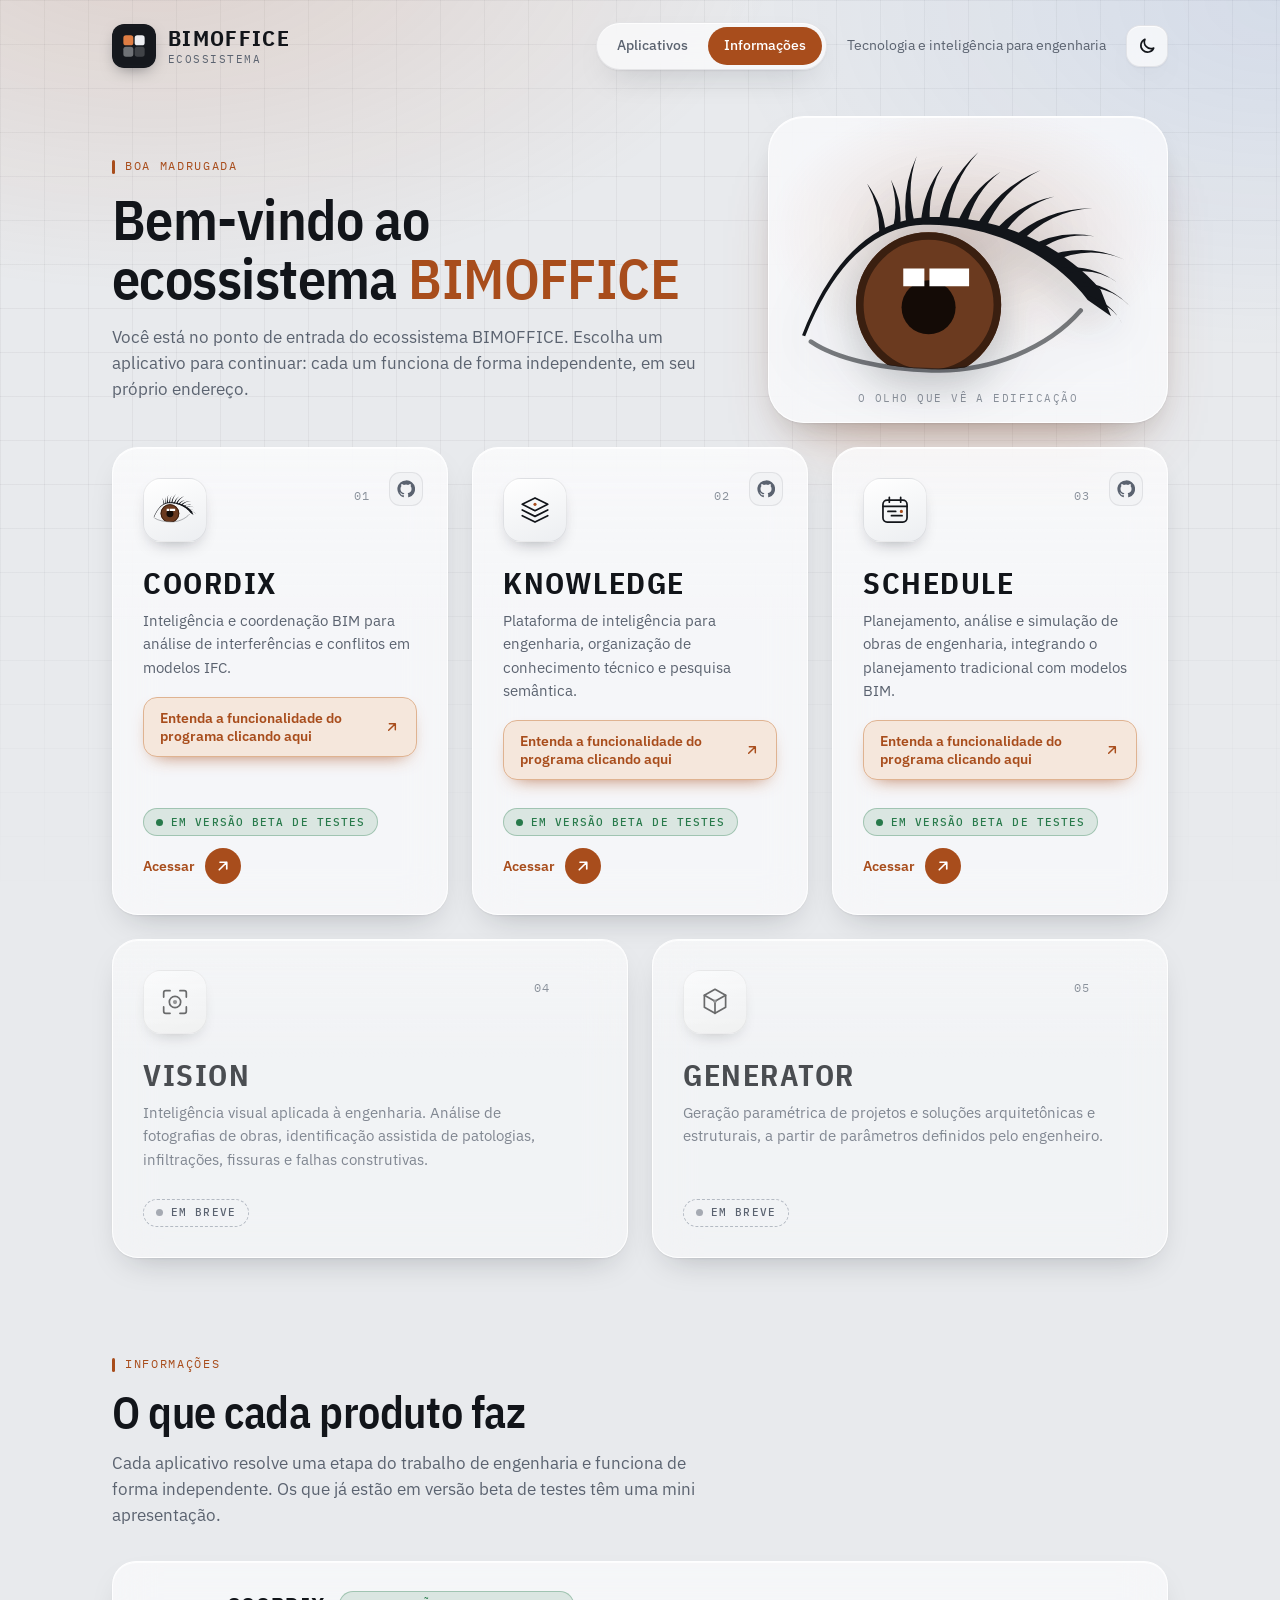
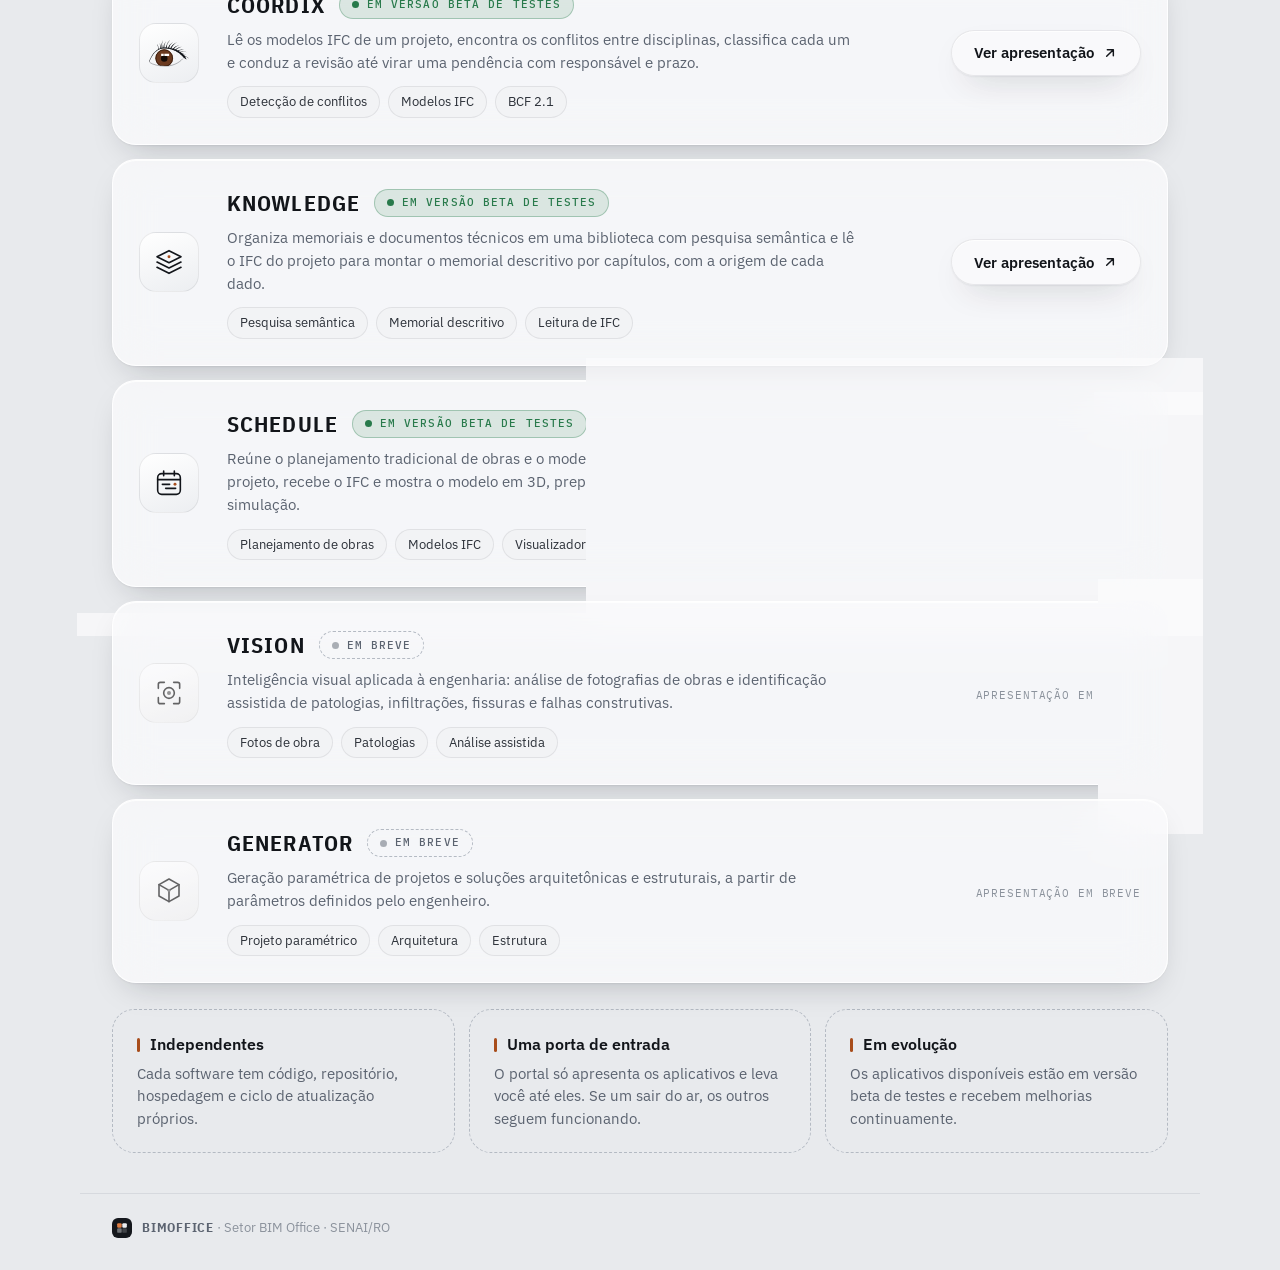
<file: index.html>
<!DOCTYPE html>
<html lang="pt-BR">
<head>
<meta charset="utf-8">
<meta name="viewport" content="width=device-width, initial-scale=1, viewport-fit=cover">
<title>BIMOFFICE · Tecnologia e inteligência para engenharia</title>
<meta name="description" content="Portal central do ecossistema BIMOFFICE: aplicativos de engenharia independentes em um só ponto de acesso.">
<meta name="color-scheme" content="light dark">
<link rel="icon" type="image/svg+xml" href="assets/bimoffice-marca.svg">
<link rel="preconnect" href="https://fonts.googleapis.com">
<link rel="preconnect" href="https://fonts.gstatic.com" crossorigin>
<link rel="stylesheet" href="https://fonts.googleapis.com/css2?family=IBM+Plex+Mono:wght@400;500&family=IBM+Plex+Sans+Condensed:wght@500;600;700&family=IBM+Plex+Sans:wght@400;500;600&display=swap">
<link rel="stylesheet" href="css/styles.css?v=202611171148">
<script>
/* Define o tema antes da primeira pintura (evita piscar): escolha salva > sistema. */
(function () {
  var t = null;
  try { t = localStorage.getItem("bimoffice-tema"); } catch (e) {}
  if (t !== "dark" && t !== "light") {
    t = window.matchMedia && window.matchMedia("(prefers-color-scheme: dark)").matches ? "dark" : "light";
  }
  document.documentElement.setAttribute("data-theme", t);
})();
</script>
</head>
<body>
<div class="fundo" aria-hidden="true"></div>

<header class="topo">
  <div class="topo__marca">
    <img class="logo" src="assets/bimoffice-marca.svg" width="44" height="44" alt="">
    <div class="topo__nomes">
      <span class="topo__nome" data-portal-nome>BIMOFFICE</span>
      <span class="topo__sub" id="subtitulo">Ecossistema</span>
    </div>
  </div>
  <nav class="nav" aria-label="Navegação do portal">
    <a class="nav__link" href="#aplicativos">Aplicativos</a>
    <a class="nav__link" href="#informacoes">Informações</a>
  </nav>
  <p class="topo__frase" id="frase">Tecnologia e inteligência para engenharia</p>
  <button class="tema" id="tema-botao" type="button" aria-pressed="false" aria-label="Mudar tema"></button>
</header>

<main class="principal">
  <div class="hero">
    <section class="boas-vindas" aria-labelledby="titulo">
      <p class="eyebrow" id="saudacao">Olá</p>
      <h1 id="titulo">Bem-vindo ao ecossistema <span class="destaque" data-portal-nome>BIMOFFICE</span></h1>
      <p class="boas-vindas__texto">Você está no ponto de entrada do ecossistema BIMOFFICE. Escolha um aplicativo para continuar: cada um funciona de forma independente, em seu próprio endereço.</p>
    </section>

    <figure class="olho-hero" id="olho-hero">
      <div class="olho-hero__arte" id="olho-arte"></div>
      <figcaption>O olho que vê a edificação</figcaption>
    </figure>
  </div>

  <section class="ancora" id="aplicativos" aria-label="Aplicativos do ecossistema">
    <div class="apps" id="apps">
      <noscript><p class="aviso">Este portal precisa de JavaScript para listar os aplicativos.</p></noscript>
    </div>
  </section>

  <section class="informacoes ancora" id="informacoes" aria-labelledby="info-titulo">
    <p class="eyebrow">Informações</p>
    <h2 id="info-titulo">O que cada produto faz</h2>
    <p class="informacoes__texto">Cada aplicativo resolve uma etapa do trabalho de engenharia e funciona de forma independente. Os que já estão em versão beta de testes têm uma mini apresentação.</p>
    <div class="info-lista" id="info-lista"></div>

    <div class="principios">
      <div class="principio rev"><h3>Independentes</h3><p>Cada software tem código, repositório, hospedagem e ciclo de atualização próprios.</p></div>
      <div class="principio rev"><h3>Uma porta de entrada</h3><p>O portal só apresenta os aplicativos e leva você até eles. Se um sair do ar, os outros seguem funcionando.</p></div>
      <div class="principio rev"><h3>Em evolução</h3><p>Os aplicativos disponíveis estão em versão beta de testes e recebem melhorias continuamente.</p></div>
    </div>
  </section>
</main>

<footer class="rodape">
  <img src="assets/bimoffice-marca.svg" width="20" height="20" alt="">
  <span><strong data-portal-nome>BIMOFFICE</strong> · <span id="rodape-texto"></span></span>
</footer>

<script src="js/config.js?v=202611171148"></script>
<script src="js/conteudo.js?v=202611171148"></script>
<script src="js/icons.js?v=202611171148"></script>
<script src="js/comum.js?v=202611171148"></script>
<script src="js/app.js?v=202611171148"></script>
</body>
</html>
</file>
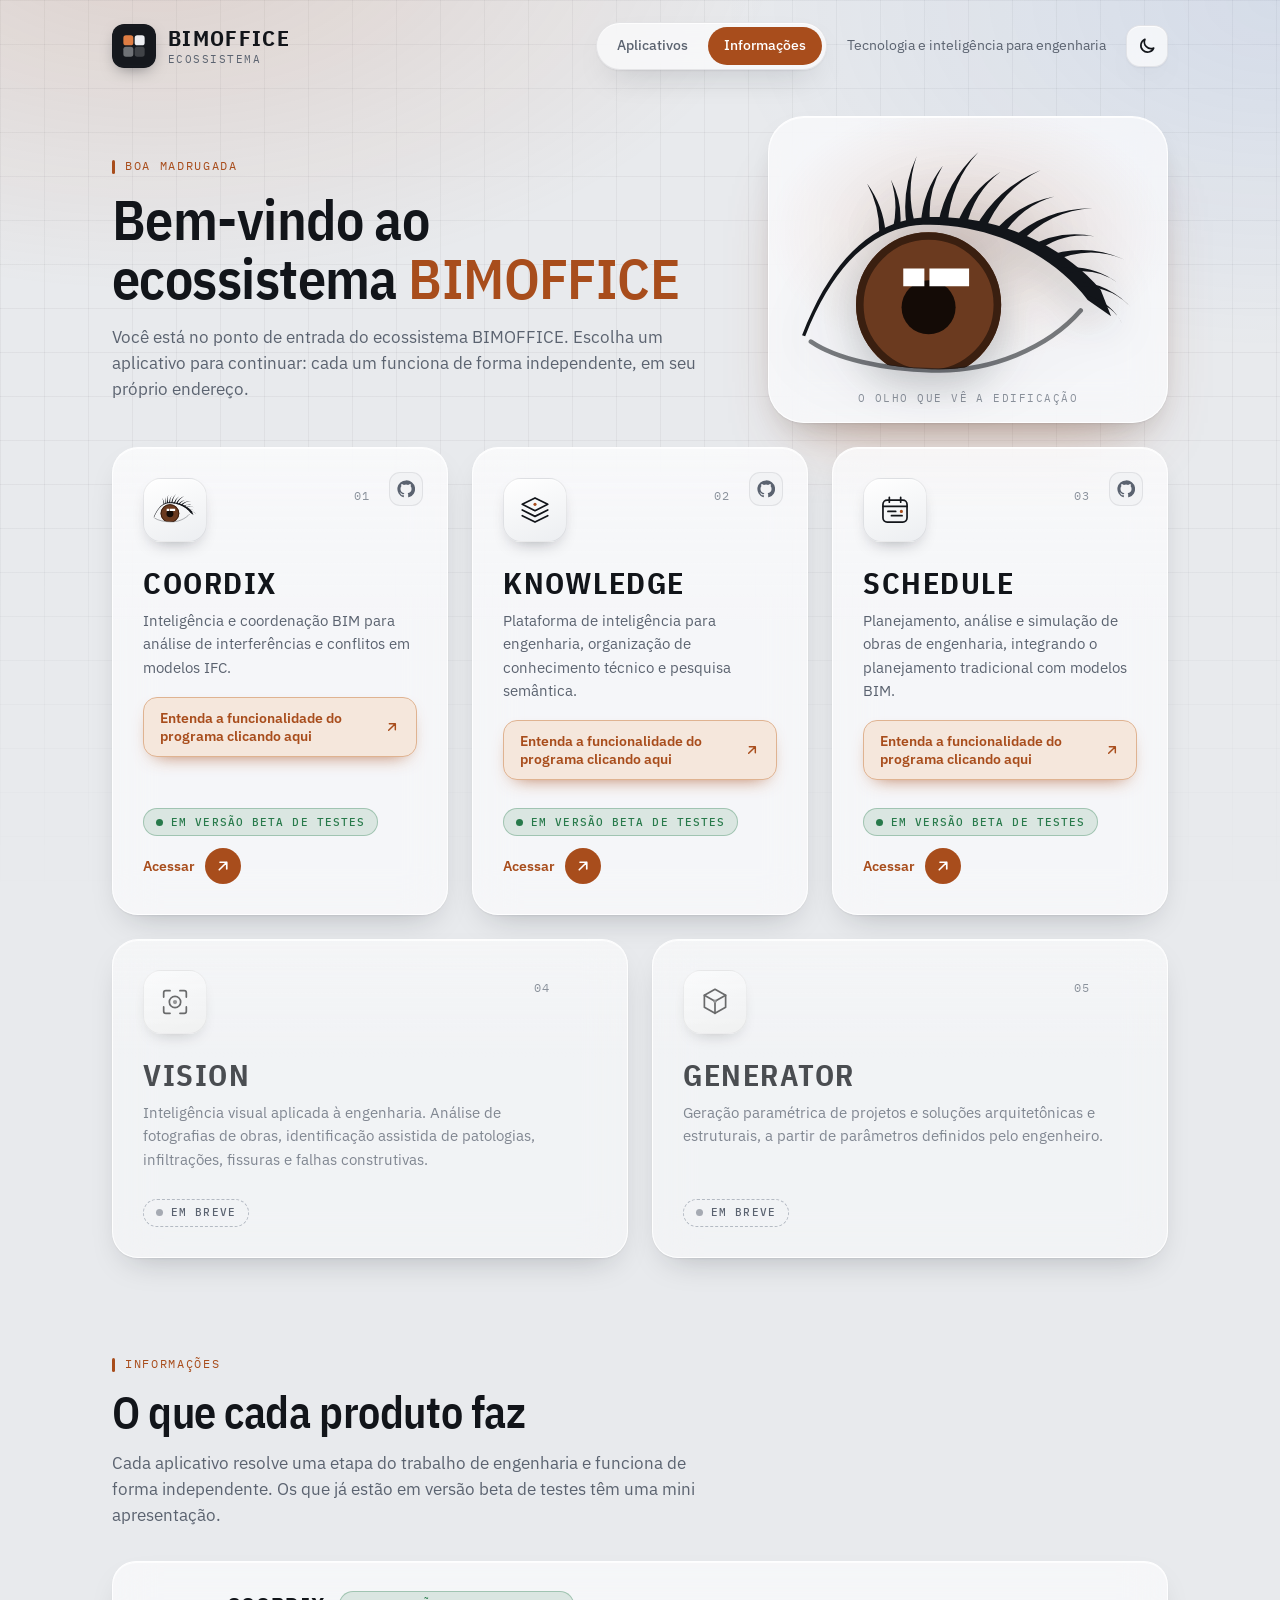
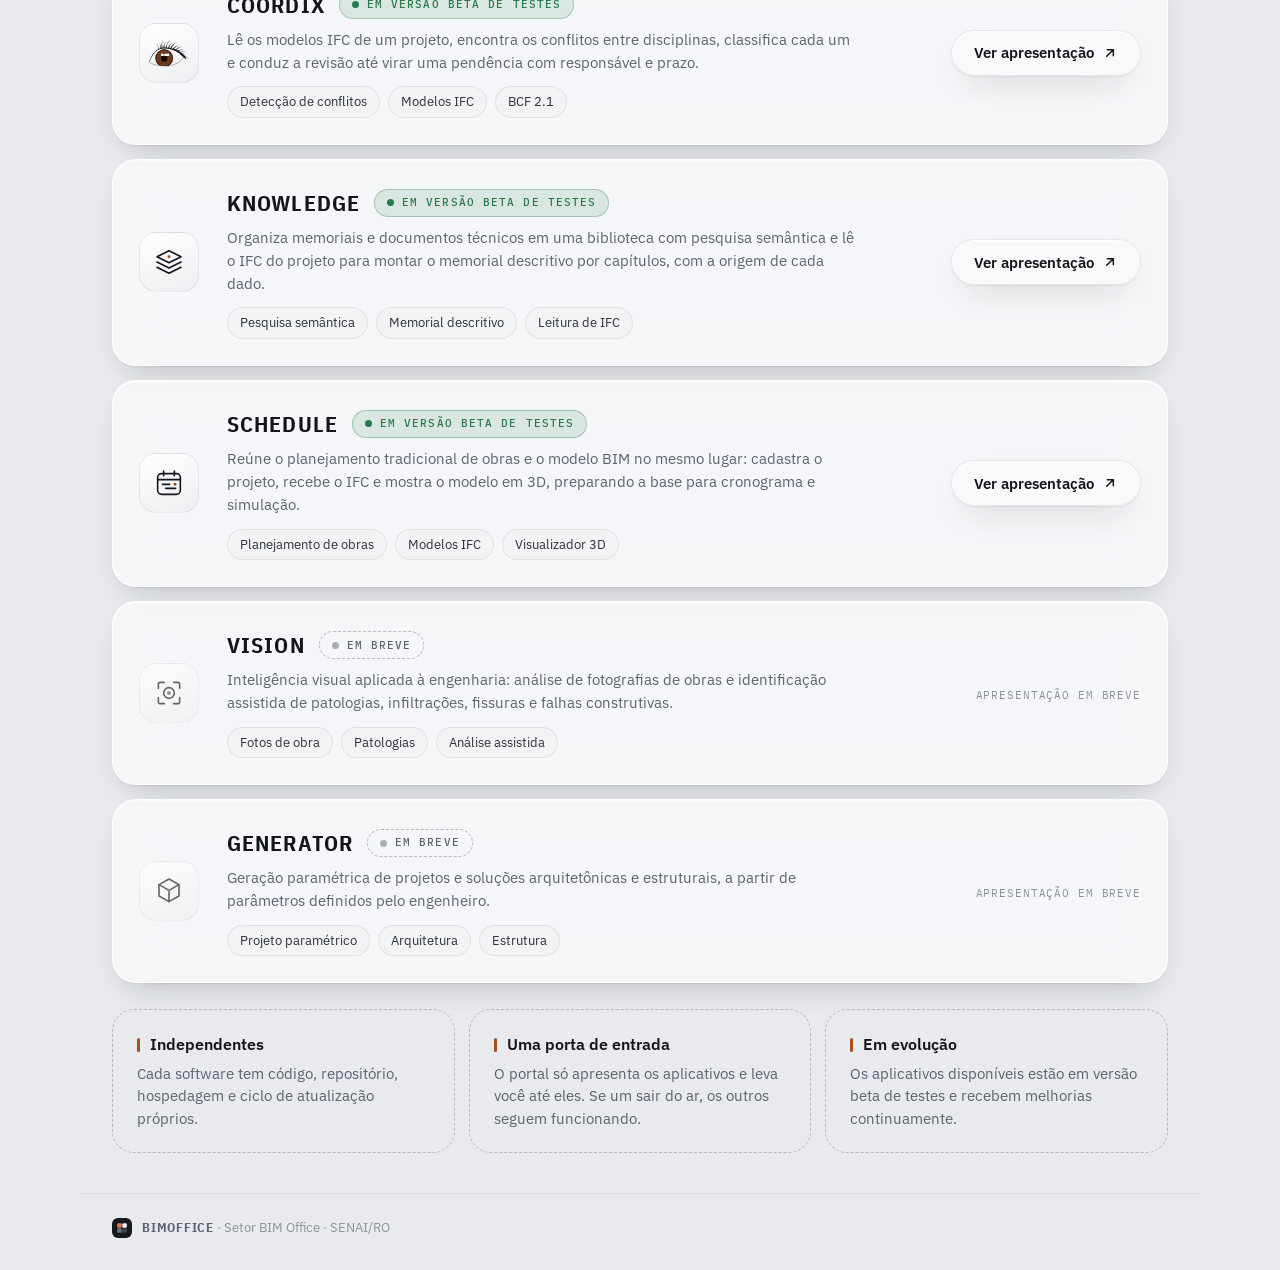
<file: apresentacao.html>
<!DOCTYPE html>
<html lang="pt-BR">
<head>
<meta charset="utf-8">
<meta name="viewport" content="width=device-width, initial-scale=1, viewport-fit=cover">
<title>BIMOFFICE · Apresentação</title>
<meta name="color-scheme" content="light dark">
<link rel="icon" type="image/svg+xml" href="assets/bimoffice-marca.svg">
<link rel="preconnect" href="https://fonts.googleapis.com">
<link rel="preconnect" href="https://fonts.gstatic.com" crossorigin>
<link rel="stylesheet" href="https://fonts.googleapis.com/css2?family=IBM+Plex+Mono:wght@400;500&family=IBM+Plex+Sans+Condensed:wght@500;600;700&family=IBM+Plex+Sans:wght@400;500;600&display=swap">
<link rel="stylesheet" href="css/styles.css?v=202611171148">
<link rel="stylesheet" href="css/apresentacao.css?v=202611171148">
<script>
(function () {
  var t = null;
  try { t = localStorage.getItem("bimoffice-tema"); } catch (e) {}
  if (t !== "dark" && t !== "light") {
    t = window.matchMedia && window.matchMedia("(prefers-color-scheme: dark)").matches ? "dark" : "light";
  }
  document.documentElement.setAttribute("data-theme", t);
})();
</script>
</head>
<body class="ap">
<div class="fundo" aria-hidden="true"></div>

<header class="apbar" id="apbar">
  <a class="apbar__voltar" href="index.html#informacoes" aria-label="Voltar ao portal BIMOFFICE">
    <img src="assets/bimoffice-marca.svg" width="28" height="28" alt="">
    <span class="apbar__portal">BIMOFFICE</span>
  </a>
  <span class="apbar__nome" id="apbar-nome"></span>
  <div class="apbar__dir">
    <a class="btn btn--prim btn--sm" id="apbar-acessar" href="#" target="_blank" rel="noopener noreferrer">Acessar</a>
    <button class="tema" id="tema-botao" type="button" aria-pressed="false" aria-label="Mudar tema"></button>
  </div>
</header>

<main id="conteudo" class="ap-main"></main>

<footer class="rodape">
  <img src="assets/bimoffice-marca.svg" width="20" height="20" alt="">
  <span><strong>BIMOFFICE</strong> · <span id="rodape-texto"></span></span>
</footer>

<script src="js/config.js?v=202611171148"></script>
<script src="js/conteudo.js?v=202611171148"></script>
<script src="js/icons.js?v=202611171148"></script>
<script src="js/comum.js?v=202611171148"></script>
<script src="js/apresentacao.js?v=202611171148"></script>
</body>
</html>
</file>
<file: css/styles.css>
/* BIMOFFICE · portal central
   Tokens herdados da identidade do COORDIX (grafite + cobre da íris, IBM Plex),
   com cartões arredondados, vidro e profundidade discretos. */

:root {
  --font: "IBM Plex Sans", system-ui, -apple-system, "Segoe UI", sans-serif;
  --font-cond: "IBM Plex Sans Condensed", "Arial Narrow", system-ui, sans-serif;
  --font-mono: "IBM Plex Mono", ui-monospace, "SFMono-Regular", Menlo, monospace;

  --r-card: 26px;
  --r-tile: 18px;
  --ease: cubic-bezier(.2, .6, .2, 1);
  --t-theme: .25s;

  /* tema claro (valores do COORDIX) */
  --bg: #e8eaed; --surface: #fbfbfc; --surface-2: #f2f3f5;
  --ink: #12151a; --ink-2: #2c3139; --muted: #5b6370; --faint: #8b929c;
  --line: #d6d9de; --line-strong: #b4bac3;
  --accent: #a84d1c; --accent-ink: #ffffff; --accent-soft: #f5e7dc; --accent-line: #dfb391;
  --focus: #2a62c4; --ok: #287a4b;
  --iris: #6b3a1f; --limbo: #3a1f10; --pupila: #140b06;

  --glass: rgba(251, 251, 252, .72);
  --glass-line: rgba(255, 255, 255, .85);
  --glass-edge: rgba(18, 21, 26, .08);
  --tile-bg: linear-gradient(160deg, #ffffff, #eceef1);
  --shadow-card: 0 1px 0 rgba(255, 255, 255, .8) inset, 0 1px 2px rgba(16, 20, 28, .06), 0 14px 34px -16px rgba(16, 20, 28, .28);
  --shadow-hover: 0 1px 0 rgba(255, 255, 255, .9) inset, 0 2px 4px rgba(16, 20, 28, .06), 0 26px 50px -18px rgba(168, 77, 28, .38);
  --glow-1: rgba(168, 77, 28, .16); --glow-2: rgba(42, 98, 196, .10);
  --grade: rgba(18, 21, 26, .045);
  --botao-bg: rgba(251, 251, 252, .8);
}

:root[data-theme="dark"] {
  color-scheme: dark;
  --bg: #0b0d10; --surface: #121519; --surface-2: #171a1f;
  --ink: #e6e8eb; --ink-2: #c7cbd1; --muted: #949ba6; --faint: #69707b;
  --line: #242930; --line-strong: #353b44;
  --accent: #de7d43; --accent-ink: #0b0d10; --accent-soft: #2a1b12; --accent-line: #6b3e22;
  --focus: #6d9df0; --ok: #59bd7d;
  --iris: #9a5a32; --limbo: #4a2a16; --pupila: #140b06;

  --glass: rgba(24, 28, 34, .62);
  --glass-line: rgba(255, 255, 255, .08);
  --glass-edge: rgba(255, 255, 255, .05);
  --tile-bg: linear-gradient(160deg, #20252c, #14171c);
  --shadow-card: 0 1px 0 rgba(255, 255, 255, .06) inset, 0 1px 2px rgba(0, 0, 0, .5), 0 16px 36px -16px rgba(0, 0, 0, .8);
  --shadow-hover: 0 1px 0 rgba(255, 255, 255, .1) inset, 0 2px 4px rgba(0, 0, 0, .5), 0 28px 54px -18px rgba(222, 125, 67, .34);
  --glow-1: rgba(222, 125, 67, .16); --glow-2: rgba(109, 157, 240, .08);
  --grade: rgba(230, 232, 235, .04);
  --botao-bg: rgba(24, 28, 34, .7);
}

*, *::before, *::after { box-sizing: border-box; }
html { -webkit-text-size-adjust: 100%; }
body {
  margin: 0; min-height: 100vh; min-height: 100dvh;
  display: flex; flex-direction: column;
  font-family: var(--font); font-size: 16px; line-height: 1.55;
  color: var(--ink); background: var(--bg);
  transition: background-color var(--t-theme), color var(--t-theme);
  -webkit-font-smoothing: antialiased;
}

/* ---------- fundo: prancha técnica + brilho cobre ---------- */
.fundo {
  position: fixed; inset: 0; z-index: -1; pointer-events: none;
  background:
    radial-gradient(900px 520px at 12% -8%, var(--glow-1), transparent 70%),
    radial-gradient(800px 500px at 100% 0%, var(--glow-2), transparent 70%),
    linear-gradient(var(--grade) 1px, transparent 1px) 0 0 / 44px 44px,
    linear-gradient(90deg, var(--grade) 1px, transparent 1px) 0 0 / 44px 44px;
  -webkit-mask-image: linear-gradient(180deg, #000 55%, transparent 100%);
          mask-image: linear-gradient(180deg, #000 55%, transparent 100%);
}

/* ---------- cabeçalho ---------- */
.topo {
  width: min(1120px, 100%); margin: 0 auto;
  padding: 22px clamp(18px, 4vw, 32px);
  display: flex; align-items: center; gap: 20px;
}
.topo__marca { display: flex; align-items: center; gap: 12px; }
.logo { border-radius: 12px; box-shadow: 0 6px 16px -6px rgba(16, 20, 28, .5); }
.topo__nomes { display: flex; flex-direction: column; line-height: 1.1; }
.topo__nome { font-family: var(--font-cond); font-weight: 700; font-size: 22px; letter-spacing: .06em; }
.topo__sub { font-family: var(--font-mono); font-size: 10.5px; letter-spacing: .14em; text-transform: uppercase; color: var(--muted); margin-top: 3px; }
.topo__frase { margin: 0 0 0 auto; font-size: 14px; color: var(--muted); }

.tema {
  flex: none; width: 42px; height: 42px; display: grid; place-items: center;
  border-radius: 14px; border: 1px solid var(--glass-edge); cursor: pointer;
  color: var(--ink); background: var(--botao-bg);
  -webkit-backdrop-filter: blur(14px) saturate(1.4); backdrop-filter: blur(14px) saturate(1.4);
  box-shadow: var(--shadow-card);
  transition: transform .18s var(--ease), color .18s;
}
.tema:hover { transform: translateY(-1px); color: var(--accent); }
.tema:active { transform: scale(.95); }
.tema .svg-wrap, .tema svg { width: 20px; height: 20px; display: block; }

/* ---------- boas-vindas ---------- */
.principal { flex: 1; width: min(1120px, 100%); margin: 0 auto; padding: 0 clamp(18px, 4vw, 32px) 40px; }
.boas-vindas { padding: clamp(28px, 7vw, 64px) 0 clamp(26px, 5vw, 44px); max-width: 720px; }
.eyebrow {
  margin: 0 0 14px; display: inline-flex; align-items: center; gap: 10px;
  font-family: var(--font-mono); font-size: 12px; letter-spacing: .14em; text-transform: uppercase; color: var(--accent);
}
.eyebrow::before { content: ""; width: 3px; height: 14px; border-radius: 2px; background: var(--accent); }
h1 {
  margin: 0 0 16px; font-family: var(--font-cond); font-weight: 600;
  font-size: clamp(32px, 6vw, 56px); line-height: 1.05; letter-spacing: -.01em;
}
.destaque { color: var(--accent); }
.boas-vindas__texto { margin: 0; font-size: clamp(15px, 2vw, 17px); color: var(--muted); max-width: 60ch; }

/* ---------- cartões ---------- */
.apps { display: grid; grid-template-columns: repeat(2, minmax(0, 1fr)); gap: clamp(14px, 2.4vw, 24px); }

.card {
  position: relative; isolation: isolate; overflow: hidden;
  display: flex; flex-direction: column; gap: 10px; min-height: 280px;
  padding: clamp(22px, 3vw, 30px);
  border-radius: var(--r-card);
  background: var(--glass); border: 1px solid var(--glass-line);
  -webkit-backdrop-filter: blur(22px) saturate(1.5); backdrop-filter: blur(22px) saturate(1.5);
  box-shadow: var(--shadow-card);
  transition: transform .45s var(--ease), box-shadow .45s var(--ease), border-color .3s, background-color var(--t-theme);
  animation: subir .7s var(--ease) both; animation-delay: calc(var(--i, 0) * 90ms + 80ms);
}
/* brilho de borda superior (profundidade estilo vidro) */
.card::before {
  content: ""; position: absolute; inset: 0; z-index: -1; pointer-events: none;
  background: linear-gradient(180deg, rgba(255, 255, 255, .22), transparent 38%);
}
:root[data-theme="dark"] .card::before { background: linear-gradient(180deg, rgba(255, 255, 255, .06), transparent 38%); }

.card--ativo:hover { transform: translateY(-5px); box-shadow: var(--shadow-hover); border-color: var(--accent-line); }
.card--ativo:active { transform: translateY(-2px) scale(.995); }

.card__topo { display: flex; align-items: flex-start; justify-content: space-between; }
.card__num { font-family: var(--font-mono); font-size: 12px; letter-spacing: .14em; color: var(--faint); padding: 9px 46px 0 0; }
.card__icone {
  width: 64px; height: 64px; border-radius: var(--r-tile); display: grid; place-items: center;
  background: var(--tile-bg); border: 1px solid var(--glass-edge);
  box-shadow: 0 1px 0 rgba(255, 255, 255, .5) inset, 0 8px 18px -10px rgba(16, 20, 28, .45);
  color: var(--ink);
  transition: transform .45s var(--ease);
}
.card--ativo:hover .card__icone { transform: scale(1.06) rotate(-2deg); }
.card__icone .svg-wrap, .card__icone svg { width: 34px; height: 34px; display: block; }
.card__icone svg { overflow: visible; }
.ic-accent { color: var(--accent); }

/* símbolo do COORDIX: cores por variáveis (mesmos nomes de papel do original) */
.olho-tinta { fill: var(--ink); }
.olho-inferior { fill: none; stroke: var(--ink); opacity: .55; }
.olho-iris { fill: var(--iris); }
.olho-limbo { stroke: var(--limbo); }
.olho-pupila { fill: var(--pupila); }
.olho-brilho { fill: #fff; }
.card__icone .svg-wrap:has(.olho-iris) { width: 44px; }
.card__icone .svg-wrap:has(.olho-iris) svg { width: 44px; height: 30px; }

.card__nome { margin: 14px 0 0; font-family: var(--font-cond); font-weight: 700; font-size: clamp(24px, 3vw, 30px); letter-spacing: .05em; line-height: 1.1; }
.card__link { color: inherit; text-decoration: none; }
/* o link principal cobre o cartão inteiro, sem aninhar outros links dentro dele */
.card__link::after { content: ""; position: absolute; inset: 0; z-index: 1; border-radius: inherit; }
.card__link:focus-visible { outline: none; }
.card__link:focus-visible::after { outline: 3px solid var(--focus); outline-offset: -3px; }

.card__desc { margin: 0; color: var(--muted); font-size: 15px; max-width: 48ch; }

.card__base { margin-top: auto; padding-top: 18px; display: flex; align-items: center; justify-content: space-between; gap: 12px; }

.status {
  display: inline-flex; align-items: center; gap: 8px; height: 28px; padding: 0 12px; border-radius: 999px;
  font-family: var(--font-mono); font-size: 11px; font-weight: 500; letter-spacing: .1em;
}
.status__ponto { width: 7px; height: 7px; border-radius: 50%; background: currentColor; }
.status--ativo { color: var(--ok); background: color-mix(in srgb, var(--ok) 13%, transparent); border: 1px solid color-mix(in srgb, var(--ok) 32%, transparent); }
.status--ativo .status__ponto { box-shadow: 0 0 0 0 currentColor; animation: pulso 2.4s ease-out infinite; }
.status--breve { color: var(--muted); border: 1px dashed var(--line-strong); }
.status--breve .status__ponto { opacity: .5; }

.acesso { display: inline-flex; align-items: center; gap: 10px; font-size: 14px; font-weight: 600; color: var(--accent); }
.acesso__seta {
  width: 36px; height: 36px; display: grid; place-items: center; border-radius: 50%;
  color: var(--accent-ink); background: var(--accent);
  transition: transform .4s var(--ease);
}
.acesso__seta .svg-wrap, .acesso__seta svg { width: 18px; height: 18px; display: block; }
.card--ativo:hover .acesso__seta { transform: translate(3px, -3px) rotate(8deg); }

/* ícone do GitHub: acesso secundário, canto superior direito, acima do link do cartão */
.card__github {
  position: absolute; z-index: 2; top: clamp(18px, 2.4vw, 24px); right: clamp(18px, 2.4vw, 24px);
  display: grid; place-items: center; width: 34px; height: 34px; border-radius: 11px;
  color: var(--muted); background: var(--surface-2); border: 1px solid var(--glass-edge);
  transition: color .18s, transform .18s var(--ease), background-color .18s;
}
.card__github:hover { color: var(--ink); background: var(--surface); transform: scale(1.08); }
.card__github:focus-visible { outline: 3px solid var(--focus); outline-offset: 2px; }
.card__github .svg-wrap, .card__github svg { width: 18px; height: 18px; display: block; }

/* em breve: integrado aos demais, com diferenciação discreta */
.card--breve { cursor: default; background: color-mix(in srgb, var(--glass) 70%, transparent); }
.card--breve .card__icone { filter: grayscale(1); opacity: .62; }
.card--breve .card__nome, .card--breve .card__desc { opacity: .75; }

/* ---------- rodapé ---------- */
.rodape {
  width: min(1120px, 100%); margin: 0 auto; padding: 24px clamp(18px, 4vw, 32px) 32px;
  display: flex; align-items: center; gap: 10px; color: var(--faint); font-size: 13px;
  border-top: 1px solid var(--line);
}
.rodape img { border-radius: 6px; }
.rodape strong { font-family: var(--font-cond); letter-spacing: .06em; color: var(--muted); }
.aviso { color: var(--muted); }

/* ---------- movimento ---------- */
@keyframes subir { from { opacity: 0; transform: translateY(18px) scale(.985); } to { opacity: 1; transform: none; } }
@keyframes pulso { 0% { box-shadow: 0 0 0 0 color-mix(in srgb, currentColor 55%, transparent); } 70%, 100% { box-shadow: 0 0 0 7px transparent; } }
@media (prefers-reduced-motion: reduce) {
  *, *::before, *::after { animation: none !important; transition: none !important; }
}

/* ---------- responsivo ---------- */
@media (max-width: 860px) {
  .topo { flex-wrap: wrap; row-gap: 10px; }
  .tema { margin-left: auto; }
  .topo__frase { order: 3; flex-basis: 100%; margin: 0; font-size: 13px; }
}
@media (max-width: 700px) {
  .apps { grid-template-columns: 1fr; }
  .card { min-height: 0; }
}
@media (max-width: 380px) {
  .topo__nome { font-size: 19px; }
  .card__base { flex-wrap: wrap; }
}
@supports not ((backdrop-filter: blur(1px)) or (-webkit-backdrop-filter: blur(1px))) {
  .card { background: var(--surface); }
}

/* ============ v2: navegação, informações, botões, revelar ao rolar ============ */
html { scroll-behavior: smooth; }
.ancora { scroll-margin-top: 24px; }

.nav {
  display: inline-flex; gap: 4px; padding: 4px; margin-left: auto;
  border-radius: 999px; border: 1px solid var(--glass-edge); background: var(--botao-bg);
  -webkit-backdrop-filter: blur(14px) saturate(1.4); backdrop-filter: blur(14px) saturate(1.4);
  box-shadow: var(--shadow-card);
}
.nav__link {
  padding: 8px 16px; border-radius: 999px; font-size: 14px; font-weight: 500;
  color: var(--muted); text-decoration: none; transition: color .2s, background-color .2s;
}
.nav__link:hover { color: var(--ink); }
.nav__link[aria-current="true"] { color: var(--accent-ink); background: var(--accent); }
.nav__link:focus-visible { outline: 3px solid var(--focus); outline-offset: 2px; }
.nav + .topo__frase { margin-left: 0; }

.btn {
  display: inline-flex; align-items: center; justify-content: center; gap: 8px;
  height: 46px; padding: 0 22px; border-radius: 999px; font: 600 15px/1 var(--font);
  text-decoration: none; cursor: pointer; border: 1px solid transparent; white-space: nowrap;
  transition: transform .25s var(--ease), box-shadow .25s var(--ease), background-color .2s, color .2s;
}
.btn .svg-wrap, .btn svg { width: 16px; height: 16px; display: block; }
.btn:hover { transform: translateY(-2px); }
.btn:active { transform: scale(.97); }
.btn:focus-visible { outline: 3px solid var(--focus); outline-offset: 3px; }
.btn--prim { color: var(--accent-ink); background: var(--accent); box-shadow: 0 10px 24px -10px var(--accent); }
.btn--sec { color: var(--ink); background: var(--botao-bg); border-color: var(--glass-edge); box-shadow: var(--shadow-card); }
.btn--sec:hover { color: var(--accent); }

/* informações */
.informacoes { padding: clamp(56px, 9vw, 96px) 0 0; }
.informacoes h2 { margin: 0 0 14px; font-family: var(--font-cond); font-weight: 600; font-size: clamp(28px, 4.6vw, 44px); line-height: 1.08; letter-spacing: -.01em; }
.informacoes__texto { margin: 0 0 32px; max-width: 62ch; color: var(--muted); font-size: clamp(15px, 2vw, 17px); }

.info-lista { display: grid; gap: 14px; }
.info {
  display: grid; grid-template-columns: auto 1fr auto; align-items: center; gap: clamp(16px, 3vw, 28px);
  padding: clamp(18px, 2.6vw, 26px); border-radius: 24px;
  background: var(--glass); border: 1px solid var(--glass-line);
  -webkit-backdrop-filter: blur(22px) saturate(1.5); backdrop-filter: blur(22px) saturate(1.5);
  box-shadow: var(--shadow-card);
}
.info__icone {
  width: 60px; height: 60px; border-radius: 17px; display: grid; place-items: center; color: var(--ink);
  background: var(--tile-bg); border: 1px solid var(--glass-edge);
}
.info__icone .svg-wrap, .info__icone svg { width: 32px; height: 32px; display: block; }
.info__icone .svg-wrap:has(.olho-iris), .info__icone .svg-wrap:has(.olho-iris) svg { width: 42px; height: 28px; }
.info__cab { display: flex; align-items: center; flex-wrap: wrap; gap: 8px 14px; margin-bottom: 6px; }
.info__nome { margin: 0; font-family: var(--font-cond); font-weight: 700; font-size: 22px; letter-spacing: .05em; }
.info__texto { margin: 0 0 12px; color: var(--muted); font-size: 15px; max-width: 70ch; }
.info__acao { justify-self: end; }
.info__breve { font-family: var(--font-mono); font-size: 11px; letter-spacing: .08em; text-transform: uppercase; color: var(--faint); }
.info:has(.status--breve) .info__icone { filter: grayscale(1); opacity: .65; }

.chips { list-style: none; margin: 0; padding: 0; display: flex; flex-wrap: wrap; gap: 8px; }
.chip {
  padding: 5px 12px; border-radius: 999px; font-size: 12.5px; color: var(--ink-2);
  background: var(--surface-2); border: 1px solid var(--glass-edge);
}

.principios { display: grid; grid-template-columns: repeat(3, minmax(0, 1fr)); gap: 14px; margin-top: 26px; }
.principio { padding: 22px 24px; border-radius: 22px; border: 1px dashed var(--line-strong); }
.principio h3 { margin: 0 0 6px; font-size: 16px; font-weight: 600; }
.principio h3::before { content: ""; display: inline-block; width: 3px; height: 14px; margin-right: 10px; border-radius: 2px; background: var(--accent); vertical-align: -2px; }
.principio p { margin: 0; color: var(--muted); font-size: 14.5px; }

/* revelar ao rolar */
.rev { opacity: 0; transform: translateY(26px); filter: blur(6px); transition: opacity .8s var(--ease), transform .8s var(--ease), filter .8s var(--ease); }
.rev.on { opacity: 1; transform: none; filter: none; }
@media (prefers-reduced-motion: reduce) { .rev { opacity: 1; transform: none; filter: none; } html { scroll-behavior: auto; } }

@media (max-width: 1000px) {
  .topo { flex-wrap: wrap; row-gap: 10px; }
  .topo__frase { order: 4; flex-basis: 100%; margin: 0; font-size: 13px; }
}
@media (max-width: 760px) {
  .info { grid-template-columns: auto 1fr; }
  .info__acao { grid-column: 1 / -1; justify-self: stretch; }
  .info__acao .btn { width: 100%; }
  .principios { grid-template-columns: 1fr; }
}
@media (max-width: 560px) {
  .nav { order: 5; flex-basis: 100%; margin: 0; justify-content: center; display: flex; }
  .nav__link { flex: 1; text-align: center; }
  .topo__frase { order: 4; }
  .tema { margin-left: auto; }
}

/* destaque "entenda a funcionalidade" nos cartões */
.card__info {
  position: relative; z-index: 2; align-self: flex-start; margin-top: 8px;
  display: inline-flex; align-items: center; gap: 10px; max-width: 100%;
  padding: 11px 16px; border-radius: 14px; text-decoration: none;
  font-size: 14px; font-weight: 600; line-height: 1.3; color: var(--accent);
  background: var(--accent-soft); border: 1px solid var(--accent-line);
  box-shadow: 0 8px 20px -12px var(--accent);
  transition: transform .3s var(--ease), box-shadow .3s var(--ease), background-color .2s, color .2s;
}
.card__info .svg-wrap, .card__info svg { width: 16px; height: 16px; display: block; flex: none; }
.card__info .svg-wrap { transition: transform .3s var(--ease); }
.card__info:hover { transform: translateY(-2px); color: var(--accent-ink); background: var(--accent); box-shadow: 0 12px 26px -12px var(--accent); }
.card__info:hover .svg-wrap { transform: translate(2px, -2px); }
.card__info:focus-visible { outline: 3px solid var(--focus); outline-offset: 3px; }

/* selo de status nunca quebra linha; o indicador de acesso desce se faltar espaço */
.status { white-space: nowrap; }
.card__base { flex-wrap: wrap; row-gap: 12px; }
@media (max-width: 480px) { .status { font-size: 10.5px; padding: 0 10px; letter-spacing: .06em; } }

/* ===== grade de cartões para qualquer quantidade de aplicativos ===== */
@media (min-width: 1000px) {
  .apps { grid-template-columns: repeat(6, minmax(0, 1fr)); }
  .apps > .card { grid-column: span 2; }
  /* última linha incompleta: os cartões restantes dividem a largura */
  .apps > .card:nth-last-child(2):nth-child(3n + 1) { grid-column: span 3; }
  .apps > .card:last-child:nth-child(3n + 2) { grid-column: span 3; }
  .apps > .card:last-child:nth-child(3n + 1) { grid-column: 1 / -1; }
}
@media (min-width: 701px) and (max-width: 999px) {
  .apps > .card:last-child:nth-child(odd) { grid-column: 1 / -1; }
}

/* ===== abertura com o olho do COORDIX ===== */
.hero { display: grid; grid-template-columns: minmax(0, 1fr) minmax(260px, 400px); align-items: center; gap: clamp(20px, 5vw, 64px); }
.hero .boas-vindas { max-width: 640px; }

.olho-hero {
  position: relative; margin: 0; padding: clamp(18px, 3vw, 30px) clamp(16px, 2.6vw, 28px) 16px; border-radius: 36px; text-align: center;
  background:
    radial-gradient(70% 60% at 50% 38%, var(--glow-1), transparent 72%),
    var(--glass);
  border: 1px solid var(--glass-line);
  -webkit-backdrop-filter: blur(22px) saturate(1.5); backdrop-filter: blur(22px) saturate(1.5);
  box-shadow: var(--shadow-card), 0 40px 70px -40px rgba(168, 77, 28, .45);
  animation: subir .8s var(--ease) .15s both;
}
.olho-hero__arte { animation: respirar 7s ease-in-out infinite; }
.olho-hero svg { display: block; width: 100%; height: auto; overflow: visible; filter: drop-shadow(0 14px 22px rgba(16, 20, 28, .25)); }
.olho-hero figcaption { margin-top: 12px; font-family: var(--font-mono); font-size: 10.5px; letter-spacing: .14em; text-transform: uppercase; color: var(--faint); }

/* cores do símbolo (mesmos papéis do original) */
.olho-hero .olho-tinta { fill: var(--ink); }
.olho-hero .olho-inferior { fill: none; stroke: var(--ink); opacity: .55; }
.olho-hero .olho-iris { fill: var(--iris); }
.olho-hero .olho-limbo { stroke: var(--limbo); }
.olho-hero .olho-pupila { fill: var(--pupila); }
.olho-hero .olho-brilho { fill: #fff; }

/* a íris acompanha o ponteiro; sem ponteiro, o olho "passeia" devagar */
.olho-mov { transform: translate(calc(var(--dx, 0) * 3.2px), calc(var(--dy, 0) * 1.5px)); transition: transform .18s ease-out; }
.olho-hero:not(.segue) .olho-mov { animation: olhar 11s ease-in-out infinite; }
@keyframes olhar {
  0%, 100% { transform: translate(0, 0); }
  22% { transform: translate(-2.6px, -.6px); }
  46% { transform: translate(2.4px, .5px); }
  70% { transform: translate(.6px, 1.1px); }
}
@keyframes respirar { 0%, 100% { transform: translateY(0); } 50% { transform: translateY(-6px); } }
@media (prefers-reduced-motion: reduce) { .olho-hero__arte, .olho-mov { animation: none !important; } }

@media (max-width: 860px) {
  .hero { grid-template-columns: 1fr; }
  .olho-hero { order: -1; width: min(300px, 78%); justify-self: center; margin-top: 8px; }
}
</file>
<file: css/apresentacao.css>
/* BIMOFFICE · mini apresentações (COORDIX e Knowledge)
   Linguagem inspirada na Apple: muito espaço, títulos grandes, painéis de vidro e movimento suave,
   mantendo as cores e a tipografia do ecossistema (grafite, cobre, IBM Plex). */

.ap { --mock-bg: #dde1e7; --mock-grid: rgba(18, 21, 26, .14); --mock-ink: #12151a; }
:root[data-theme="dark"] .ap { --mock-bg: #14171c; --mock-grid: rgba(230, 232, 235, .12); --mock-ink: #e6e8eb; }

/* barra superior flutuante */
.apbar {
  position: sticky; top: 12px; z-index: 20; width: min(1120px, calc(100% - 24px)); margin: 12px auto 0;
  display: flex; align-items: center; gap: 14px; padding: 8px 8px 8px 14px; border-radius: 999px;
  background: var(--botao-bg); border: 1px solid var(--glass-edge);
  -webkit-backdrop-filter: blur(22px) saturate(1.6); backdrop-filter: blur(22px) saturate(1.6);
  box-shadow: var(--shadow-card);
}
.apbar__voltar { display: inline-flex; align-items: center; gap: 10px; text-decoration: none; color: var(--ink); }
.apbar__voltar img { border-radius: 8px; }
.apbar__portal { font-family: var(--font-cond); font-weight: 700; letter-spacing: .06em; font-size: 16px; }
.apbar__nome { margin-left: auto; margin-right: auto; font-family: var(--font-cond); font-weight: 600; letter-spacing: .08em; font-size: 15px; color: var(--muted); }
.apbar__dir { display: flex; align-items: center; gap: 8px; }
.apbar .tema { width: 38px; height: 38px; border-radius: 50%; box-shadow: none; }
.btn--sm { height: 38px; padding: 0 18px; font-size: 14px; }

.ap-main { flex: 1; width: min(1120px, 100%); margin: 0 auto; padding: 0 clamp(18px, 4vw, 32px) 40px; overflow-x: clip; }

/* hero */
.hero2 { text-align: center; padding: clamp(56px, 11vw, 120px) 0 clamp(28px, 5vw, 48px); }
.selo { display: inline-flex; align-items: center; gap: 8px; margin-bottom: 26px; }
.hero2__nome {
  margin: 0; font-family: var(--font-cond); font-weight: 700; letter-spacing: .06em; line-height: .95;
  font-size: clamp(54px, 13vw, 150px);
  background: linear-gradient(180deg, var(--accent), color-mix(in srgb, var(--accent) 55%, var(--ink)));
  -webkit-background-clip: text; background-clip: text; color: transparent;
}
.hero2__slogan {
  margin: 22px auto 0; max-width: 20ch; font-weight: 600; letter-spacing: -.02em; line-height: 1.08;
  font-size: clamp(26px, 5vw, 52px);
  background: linear-gradient(180deg, var(--ink) 30%, color-mix(in srgb, var(--ink) 55%, transparent));
  -webkit-background-clip: text; background-clip: text; color: transparent;
}
.hero2__resumo { margin: 22px auto 0; max-width: 62ch; color: var(--muted); font-size: clamp(16px, 2.2vw, 20px); line-height: 1.55; }
.hero2__acoes { display: flex; flex-wrap: wrap; justify-content: center; gap: 12px; margin-top: 30px; }
.btn--lg { height: 52px; padding: 0 28px; font-size: 16px; }

/* palco do visual */
.palco {
  position: relative; margin: clamp(30px, 6vw, 56px) auto 0; max-width: 980px; padding: clamp(10px, 1.6vw, 16px);
  border-radius: clamp(24px, 4vw, 40px); background: var(--glass); border: 1px solid var(--glass-line);
  -webkit-backdrop-filter: blur(24px) saturate(1.5); backdrop-filter: blur(24px) saturate(1.5);
  box-shadow: var(--shadow-card), 0 50px 90px -40px rgba(16, 20, 28, .45);
}
.palco__legenda { margin: 14px 0 0; text-align: center; font-family: var(--font-mono); font-size: 11px; letter-spacing: .08em; text-transform: uppercase; color: var(--faint); }

.mock { text-align: left; position: relative; border-radius: clamp(16px, 3vw, 28px); background: var(--mock-bg); overflow: hidden; color: var(--mock-ink); }
.mock__cena { display: block; width: 100%; height: auto; }
.flutua {
  position: absolute; z-index: 2; padding: 12px 16px; border-radius: 16px; font-size: 13px; line-height: 1.35;
  background: var(--glass); border: 1px solid var(--glass-line); color: var(--ink);
  -webkit-backdrop-filter: blur(18px) saturate(1.6); backdrop-filter: blur(18px) saturate(1.6);
  box-shadow: 0 14px 34px -14px rgba(0, 0, 0, .5);
  animation: flutuar 6s ease-in-out infinite;
}
.flutua b { display: block; font-weight: 600; }
.flutua small { color: var(--muted); font-size: 12px; }
.flutua--a { top: 7%; left: 4%; }
.flutua--b { bottom: 8%; right: 4%; animation-delay: -3s; }
.flutua--c { top: 8%; right: 4%; animation-delay: -1.5s; }
.dot { display: inline-block; width: 9px; height: 9px; border-radius: 50%; margin-right: 8px; background: #f0625a; box-shadow: 0 0 0 4px rgba(240, 98, 90, .22); vertical-align: 0; }
.dot--ok { background: var(--ok); box-shadow: 0 0 0 4px color-mix(in srgb, var(--ok) 22%, transparent); }
@keyframes flutuar { 0%, 100% { transform: translateY(0); } 50% { transform: translateY(-7px); } }

/* mock do Knowledge */
.kn { display: grid; grid-template-columns: 1.15fr 1fr; gap: clamp(10px, 2vw, 18px); padding: clamp(14px, 3vw, 28px); }
.kn__busca { display: flex; align-items: center; gap: 12px; padding: 14px 16px; border-radius: 16px; background: var(--surface); border: 1px solid var(--line); font-size: 15px; }
.kn__busca svg { width: 18px; height: 18px; flex: none; color: var(--muted); }
.kn__busca em { margin-left: auto; font-style: normal; font-family: var(--font-mono); font-size: 10.5px; letter-spacing: .08em; padding: 4px 8px; border-radius: 999px; color: var(--accent); background: var(--accent-soft); }
.kn__res { display: grid; gap: 10px; margin-top: 12px; }
.res { padding: 14px 16px; border-radius: 16px; background: var(--surface); border: 1px solid var(--line); }
.res b { display: block; font-size: 14px; font-weight: 600; }
.res small { display: block; color: var(--muted); font-size: 12px; margin: 2px 0 10px; }
.barra { height: 6px; border-radius: 3px; background: var(--surface-3, var(--line)); overflow: hidden; }
.barra i { display: block; height: 100%; border-radius: 3px; background: var(--accent); width: var(--w); transform-origin: left; animation: encher 1.4s var(--ease) both; }
@keyframes encher { from { transform: scaleX(0); } }
.kn__memo { padding: 18px; border-radius: 18px; background: var(--surface); border: 1px solid var(--line); align-self: start; }
.kn__memo h4 { margin: 0 0 12px; font-family: var(--font-mono); font-size: 11px; letter-spacing: .1em; text-transform: uppercase; color: var(--muted); font-weight: 500; }
.memo-lin { padding: 10px 0; border-top: 1px solid var(--line); font-size: 13.5px; }
.memo-lin:first-of-type { border-top: 0; }
.memo-lin small { display: block; margin-top: 2px; color: var(--muted); font-size: 12px; }
.memo-lin--pend { color: var(--p2, #c9650f); }
.memo-lin--pend b { font-weight: 600; }

/* seções */
.secao { padding: clamp(64px, 11vw, 120px) 0 0; }
.secao__cab { text-align: center; max-width: 760px; margin: 0 auto clamp(28px, 5vw, 48px); }
.secao__cab .eyebrow { justify-content: center; }
.secao__cab h2 { margin: 0; font-weight: 600; letter-spacing: -.02em; line-height: 1.06; font-size: clamp(30px, 5.4vw, 54px); }
.secao__cab p { margin: 16px auto 0; color: var(--muted); font-size: clamp(15px, 2vw, 18px); max-width: 56ch; }

.pontos { display: grid; grid-template-columns: repeat(3, minmax(0, 1fr)); gap: clamp(14px, 3vw, 32px); }
.ponto { padding: clamp(22px, 3vw, 34px); border-radius: 28px; background: var(--glass); border: 1px solid var(--glass-line); box-shadow: var(--shadow-card);
  -webkit-backdrop-filter: blur(22px) saturate(1.5); backdrop-filter: blur(22px) saturate(1.5); }
.ponto h3 { margin: 0 0 10px; font-size: clamp(20px, 2.4vw, 26px); font-weight: 600; letter-spacing: -.015em; line-height: 1.15; }
.ponto p { margin: 0; color: var(--muted); font-size: 15.5px; }

/* fluxo */
.fluxo { display: grid; grid-template-columns: repeat(4, minmax(0, 1fr)); gap: 14px; counter-reset: passo; list-style: none; margin: 0; padding: 0; }
.passo { position: relative; padding: 22px 22px 24px; border-radius: 24px; background: var(--glass); border: 1px solid var(--glass-line); box-shadow: var(--shadow-card);
  -webkit-backdrop-filter: blur(22px) saturate(1.5); backdrop-filter: blur(22px) saturate(1.5); overflow: hidden; }
.passo__n { display: block; font-family: var(--font-cond); font-weight: 700; font-size: 56px; line-height: 1; letter-spacing: .02em; color: transparent; -webkit-text-stroke: 1.5px var(--accent); margin-bottom: 14px; opacity: .85; }
.passo h3 { margin: 0 0 6px; font-size: 19px; font-weight: 600; letter-spacing: -.01em; }
.passo p { margin: 0; color: var(--muted); font-size: 14.5px; }
.passo--ult::after { content: ""; position: absolute; left: 0; top: 0; width: 3px; height: 100%; background: var(--accent); }

/* bento */
.bento { display: grid; grid-template-columns: repeat(6, minmax(0, 1fr)); gap: 14px; }
.tile { grid-column: span var(--span, 2); padding: clamp(22px, 3vw, 34px); min-height: 190px; border-radius: 28px; display: flex; flex-direction: column; justify-content: flex-end;
  background: var(--glass); border: 1px solid var(--glass-line); box-shadow: var(--shadow-card);
  -webkit-backdrop-filter: blur(22px) saturate(1.5); backdrop-filter: blur(22px) saturate(1.5); transition: transform .5s var(--ease), box-shadow .5s var(--ease); }
.tile:hover { transform: translateY(-4px); box-shadow: var(--shadow-hover); }
.tile--destaque { background: linear-gradient(160deg, color-mix(in srgb, var(--accent) 22%, var(--surface)), var(--glass)); }
.tile h3 { margin: 0 0 8px; font-size: clamp(20px, 2.6vw, 28px); font-weight: 600; letter-spacing: -.02em; line-height: 1.12; }
.tile p { margin: 0; color: var(--muted); font-size: 15px; max-width: 46ch; }

/* números */
.numeros { display: grid; grid-template-columns: repeat(4, minmax(0, 1fr)); gap: clamp(14px, 3vw, 32px); text-align: center; }
.numero__n { display: block; font-family: var(--font-cond); font-weight: 700; line-height: 1; letter-spacing: .02em; font-size: clamp(48px, 8vw, 96px);
  background: linear-gradient(180deg, var(--accent), color-mix(in srgb, var(--accent) 50%, var(--ink))); -webkit-background-clip: text; background-clip: text; color: transparent; }
.numero__r { display: block; margin: 10px auto 0; max-width: 22ch; color: var(--muted); font-size: 14.5px; }

/* limites */
.limites { max-width: 820px; margin: 0 auto; padding: clamp(22px, 3.4vw, 36px); border-radius: 28px; border: 1px dashed var(--line-strong); }
.limites h3 { margin: 0 0 14px; display: flex; align-items: center; gap: 12px; flex-wrap: wrap; font-size: 20px; font-weight: 600; }
.limites ul { margin: 0; padding: 0; list-style: none; display: grid; gap: 10px; }
.limites li { position: relative; padding-left: 20px; color: var(--ink-2); font-size: 15px; }
.limites li::before { content: ""; position: absolute; left: 0; top: .62em; width: 8px; height: 2px; background: var(--accent); }

/* chamada final */
.final { margin-top: clamp(64px, 11vw, 120px); padding: clamp(36px, 7vw, 80px) clamp(20px, 4vw, 48px); border-radius: clamp(28px, 5vw, 48px); text-align: center; color: #eceef1;
  background: radial-gradient(700px 320px at 50% 0%, rgba(222, 125, 67, .35), transparent 70%), linear-gradient(160deg, #1b1f26, #0e1013);
  box-shadow: 0 40px 80px -40px rgba(16, 20, 28, .6); }
.final h2 { margin: 0 auto; max-width: 18ch; font-weight: 600; letter-spacing: -.02em; line-height: 1.06; font-size: clamp(28px, 5vw, 50px); }
.final p { margin: 16px auto 0; max-width: 52ch; color: #aab0ba; font-size: clamp(15px, 2vw, 18px); }
.final .hero2__acoes .btn--sec { color: #eceef1; background: rgba(255, 255, 255, .08); border-color: rgba(255, 255, 255, .16); box-shadow: none; }
.final .btn--prim { background: #de7d43; color: #0b0d10; }
.final__outro { margin-top: 22px; font-size: 14px; color: #8f98a4; }
.final__outro a { color: #eceef1; text-decoration: underline; text-underline-offset: 3px; }

@media (max-width: 900px) {
  .fluxo { grid-template-columns: repeat(2, minmax(0, 1fr)); }
  .numeros { grid-template-columns: repeat(2, minmax(0, 1fr)); row-gap: 32px; }
  .pontos { grid-template-columns: 1fr; }
  .kn { grid-template-columns: 1fr; }
}
@media (max-width: 700px) {
  .bento { grid-template-columns: 1fr; }
  .tile { grid-column: auto; min-height: 0; }
  .flutua { position: static; margin: 10px; animation: none; }
  .flutua--a, .flutua--b, .flutua--c { top: auto; bottom: auto; left: auto; right: auto; }
  .apbar__nome { display: none; }
  .apbar__dir { margin-left: auto; }
}
@media (max-width: 480px) { .fluxo { grid-template-columns: 1fr; } .apbar__portal { display: none; } }
@media (prefers-reduced-motion: reduce) { .flutua, .barra i { animation: none !important; } }
</file>
